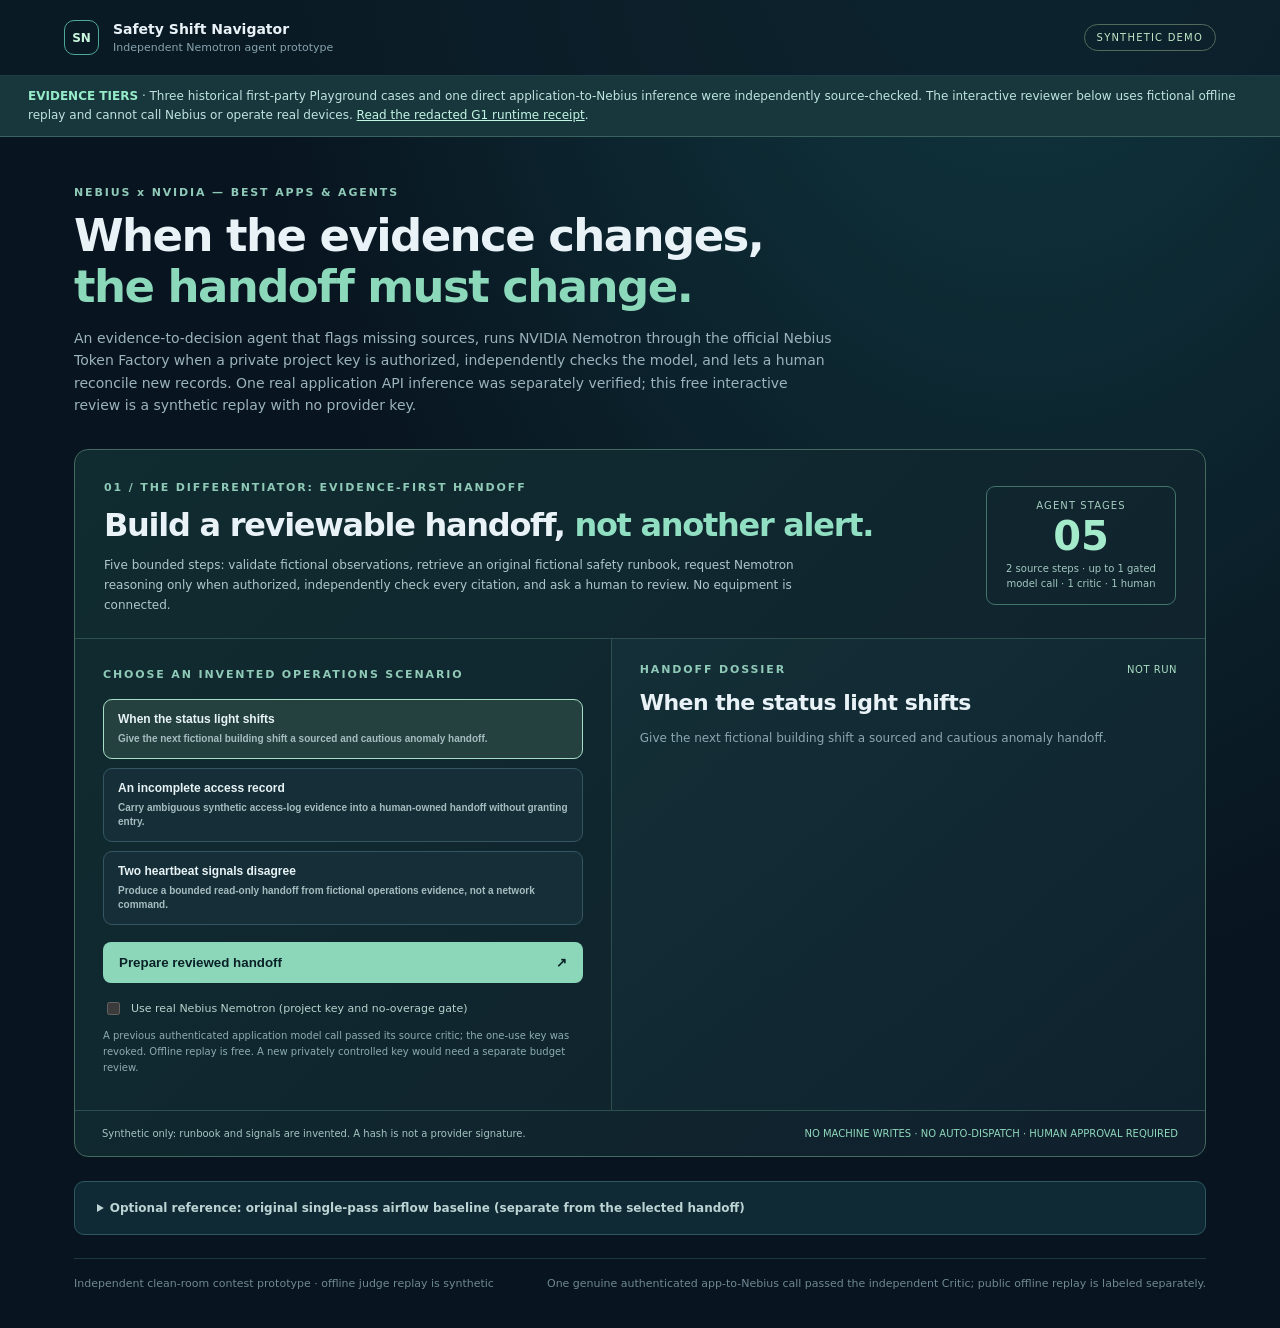
<file: docs/index.html>
<!doctype html>
<html lang="en">
<head>
  <meta charset="utf-8">
  <meta name="viewport" content="width=device-width,initial-scale=1">
  <title>Safety Shift Navigator | Synthetic Review Console</title>
  <link rel="stylesheet" href="./style.css">
  <script defer src="./static-adapter.js"></script>
  <script defer src="./app.js"></script>
</head>
<body>
  <header><div class="brand-mark">SN</div><div class="brand"><strong>Safety Shift Navigator</strong><small>Independent Nemotron agent prototype</small></div><span class="lab">SYNTHETIC DEMO</span></header>
  <aside role="note" class="judge-truth-bar"><strong>EVIDENCE TIERS</strong> · Three historical first-party Playground cases and one direct application-to-Nebius inference were independently source-checked. The interactive reviewer below uses fictional offline replay and cannot call Nebius or operate real devices. <a href="./evidence/NEBIUS_G1_REAL_APP_RECEIPT_REDACTED.json">Read the redacted G1 runtime receipt</a>.</aside>
  <main>
    <div class="lead"><p class="eyebrow">NEBIUS x NVIDIA — BEST APPS &amp; AGENTS</p><h1>When the evidence changes, <em>the handoff must change.</em></h1><p>An evidence-to-decision agent that flags missing sources, runs NVIDIA Nemotron through the official Nebius Token Factory when a private project key is authorized, independently checks the model, and lets a human reconcile new records. One real application API inference was separately verified; this free interactive review is a synthetic replay with no provider key.</p></div>
    <section class="handoff-workbench" id="handoff-workbench" aria-label="Multi-stage shift handoff agent">
      <div class="handoff-intro">
        <div><span class="eyebrow">01 / THE DIFFERENTIATOR: EVIDENCE-FIRST HANDOFF</span>
          <h2>Build a reviewable handoff, <em>not another alert.</em></h2>
          <p>Five bounded steps: validate fictional observations, retrieve an original fictional safety runbook, request Nemotron reasoning only when authorized, independently check every citation, and ask a human to review. No equipment is connected.</p>
        </div>
        <div class="handoff-counter"><small>AGENT STAGES</small><strong>05</strong><span>2 source steps · up to 1 gated model call · 1 critic · 1 human</span></div>
      </div>
      <div class="handoff-layout">
        <div class="handoff-controls">
          <span class="eyebrow">CHOOSE AN INVENTED OPERATIONS SCENARIO</span>
          <div id="handoff-scenarios" class="handoff-scenarios"><p class="muted">Loading independent runbooks…</p></div>
          <button id="handoff-run" type="button" disabled>Prepare reviewed handoff <span>↗</span></button>
          <label class="handoff-live"><input type="checkbox" id="handoff-live" disabled> Use real Nebius Nemotron (project key and no-overage gate)</label>
          <p id="handoff-gate" class="handoff-gate">One actual application-origin Nebius model call was verified; its one-use key was revoked. This interactive review uses synthetic replay only, without new model charges.</p>
        </div>
        <div class="handoff-output">
          <div class="handoff-result-head"><span class="eyebrow">HANDOFF DOSSIER</span><span id="handoff-source" class="handoff-origin">NOT RUN</span></div>
          <h3 id="handoff-title">A decision a human can inspect.</h3>
          <div id="handoff-review" class="handoff-review"><p class="muted">Choose a fictional scenario to trace its evidence and uncertainty.</p></div>
          <div id="handoff-trace" class="handoff-trace" aria-label="Agent tool stages"></div>
          <section id="evidence-lab" class="evidence-lab" aria-label="Reconcile new evidence" hidden>
            <p class="eyebrow">02 / JUDGE CHALLENGE · EVIDENCE DELTA</p>
            <h4>What happens when new evidence arrives?</h4>
            <p class="evidence-instructions">Choose a fictional archived record. The agent must distinguish relevant, conflicting, and unrelated evidence, then preserve a human decision gate. This offline reconciliation does not call Nebius.</p>
            <div id="evidence-options" class="evidence-options" role="group" aria-label="Synthetic archive records"></div>
            <button id="evidence-apply" type="button" disabled>Reconcile the selected record →</button>
            <div id="evidence-delta" class="evidence-delta" aria-live="polite"></div>
            <section id="human-review-gate" class="human-review-gate" hidden>
              <p class="eyebrow">03 / HUMAN-OWNED DECISION · LOCAL RECEIPT</p>
              <h4>The reviewer—not the agent—must choose the next verification action.</h4>
              <label for="human-review-choice">Human-only follow-up (no equipment control)</label>
              <select id="human-review-choice" aria-label="Select human follow-up action" disabled>
                <option value="">Select a source-verification action</option>
              </select>
              <button type="button" id="human-review-record" disabled>Record local human decision →</button>
              <div id="human-review-receipt" aria-live="polite"></div>
              <p class="human-local-disclaimer">This is a fictional unauthenticated local reviewer choice, not a certified signature, staff identity, incident approval, or production audit event.</p>
            </section>
          </section>
        </div>
      </div>
      <div class="handoff-footer"><span id="handoff-status">Synthetic only: runbook and signals are invented. A hash is not a provider signature.</span><span>NO MACHINE WRITES · NO AUTO-DISPATCH · HUMAN APPROVAL REQUIRED</span></div>
    </section>
    <details class="reference-baseline">
      <summary>Optional reference: original single-pass airflow baseline (separate from the selected handoff)</summary>
      <div class="columns">
      <section class="card">
        <div class="section-heading"><div><span class="eyebrow">03 / ORIGINAL ONE-PASS BASELINE · INPUTS</span><h2>Synthetic observations</h2></div><span class="pill green">Validated fixture</span></div>
        <p class="muted">These are invented observations for contest evaluation, not live sensor telemetry.</p>
        <div id="signals" class="signals"><p class="muted">Loading synthetic observations…</p></div>
        <div class="actions"><button id="run" type="button">Analyze synthetic case <span>→</span></button><label class="checkbox"><input id="real" type="checkbox"> Use live Nebius provider (requires secure project key and no-overage gate)</label></div>
      </section>
      <section class="card result">
        <div class="section-heading"><div><span class="eyebrow">03 / ORIGINAL ONE-PASS BASELINE · REVIEW</span><h2>Agent recommendation</h2></div><span id="mode" class="pill">Not evaluated</span></div>
        <div class="metric"><span>Severity</span><strong id="severity">—</strong></div>
        <div class="metric"><span>Next human action</span><strong id="action">—</strong></div>
        <p id="reason" class="reason">Select the synthetic case to generate a bounded explanation.</p>
        <div class="evidence"><span class="eyebrow">SUPPORTING SIGNAL IDS</span><strong id="ids">—</strong></div>
        <div class="guard"> <b>Human approval always required.</b> <span>Never executes machinery actions, dispatches a technician, or authorizes deployment.</span></div>
        <p id="status" role="status" aria-live="polite" class="status"></p>
      </section>
      </div>
    </details>
    <footer><span>Independent clean-room contest prototype · offline judge replay is synthetic</span><span>One genuine authenticated app-to-Nebius call passed the independent Critic; public offline replay is labeled separately.</span></footer>
  </main>
</body>
</html>
</file>
<file: docs/style.css>
:root{color-scheme:dark;font-family:Inter,system-ui,-apple-system,Segoe UI,sans-serif;color:#e9f2f7;background:#08141f}*{box-sizing:border-box}body{margin:0;background:radial-gradient(ellipse at 80% -20%,#123d45 0,transparent 56%),#08141f}header{height:76px;border-bottom:1px solid #203b45;display:flex;gap:14px;align-items:center;padding:0 max(5vw,24px);background:#0c1d28b8}.brand-mark{height:35px;width:35px;border:1px solid #4ea797;border-radius:10px;display:grid;place-items:center;font-size:12px;font-weight:800;color:#c9f7de}.brand{display:flex;flex-direction:column;gap:4px}.brand strong{font-size:14px}.brand small{font-size:11px;color:#86a3ad}.lab{margin-left:auto;border:1px solid #536b5d;border-radius:20px;padding:7px 12px;font-size:10px;letter-spacing:.12em;color:#c3e8c7}main{max-width:1180px;padding:38px 24px;margin:0 auto}.eyebrow{font-size:11px;letter-spacing:.17em;font-weight:700;color:#8fc9b7}.lead{max-width:760px;margin-bottom:32px}.lead h1{font-size:clamp(29px,4vw,45px);line-height:1.13;letter-spacing:-.035em;margin:12px 0}.lead em{font-style:normal;color:#8bd9ba}.lead p:not(.eyebrow){line-height:1.6;color:#9bb3bd;font-size:14px}.columns{display:grid;grid-template-columns:1fr 1fr;gap:18px}.card{background:#102431;border:1px solid #294352;border-radius:14px;padding:24px;min-height:418px}.section-heading{display:flex;justify-content:space-between;align-items:center;gap:10px}.section-heading h2{font-size:21px;margin:9px 0 4px}.pill{font-size:10px;border-radius:24px;background:#223b49;padding:8px 12px;color:#b6c9d0;white-space:nowrap}.pill.green{background:#214236;color:#b5efcc}.muted{font-size:12px;line-height:1.5;color:#8ca7b1}.signals{display:grid;gap:10px;margin:20px 0}.signal{background:#152f3d;border:1px solid #2b4b57;padding:13px 16px;border-radius:9px}.signal b{color:#9cddc4;font-size:11px}.signal p{font-size:13px;color:#d0e1e6;margin:5px 0 0}.actions{margin-top:20px}button{background:#8cd7ba;color:#0a2227;border:0;padding:13px 16px;border-radius:8px;font-weight:750;cursor:pointer;width:100%;text-align:left;display:flex;justify-content:space-between}button:disabled{opacity:.55;cursor:wait}.checkbox{display:flex;gap:8px;align-items:start;margin-top:14px;color:#a3b9c0;font-size:11px;line-height:1.4}.checkbox input{margin-top:2px}.result{background:linear-gradient(140deg,#132c37,#102431 66%)}.metric{display:flex;flex-direction:column;padding:18px 0;border-bottom:1px solid #2b4653;gap:8px}.metric span{color:#9db5c0;font-size:12px}.metric strong{font-size:23px;color:#d2efdb;text-transform:uppercase}.reason{min-height:50px;color:#c8dadf;font-size:13px;line-height:1.5}.evidence{padding:14px;border:1px solid #36534e;border-radius:10px}.evidence strong{display:block;margin-top:6px;font-size:14px}.guard{margin-top:18px;border-left:3px solid #84caad;background:#193832;padding:12px;font-size:12px;line-height:1.5}.guard span{color:#b7d6cb}.status{font-size:11px;color:#c1dacb;margin-top:15px}footer{display:flex;justify-content:space-between;gap:15px;color:#6f8994;border-top:1px solid #1b3844;margin-top:23px;padding-top:18px;font-size:11px}@media(max-width:770px){.columns{grid-template-columns:1fr}.card{min-height:auto}header{padding:0 18px}.lab{display:none}main{padding:20px 16px}.lead{margin-bottom:20px}}

/* Original multi-stage handoff workbench; self-hosted and no external assets. */
.handoff-workbench{margin:12px 0 24px;border:1px solid #44695e;border-radius:14px;overflow:hidden;background:linear-gradient(135deg,#102c30,#10202d)}
.handoff-intro{padding:26px 29px 22px;border-bottom:1px solid #2e514f;display:flex;justify-content:space-between;gap:26px;align-items:center}
.handoff-intro h2{font-weight:650;font-size:clamp(23px,3vw,32px);letter-spacing:-.04em;margin:11px 0}
.handoff-intro em{color:#91dfc2;font-style:normal}
.handoff-intro p{font-size:12px;line-height:1.7;color:#afc7cb;max-width:740px;margin:0}
.handoff-counter{flex:0 0 190px;min-width:0;display:flex;flex-direction:column;align-items:center;text-align:center;border:1px solid #427469;border-radius:9px;padding:13px}
.handoff-counter small{font-size:10px;color:#a6cebf;letter-spacing:.11em}
.handoff-counter strong{font-size:40px;color:#a3ebca;line-height:1.25}
.handoff-counter span{font-size:10px;color:#a2c8bf;line-height:1.5}
.handoff-layout{display:grid;grid-template-columns:minmax(0,.95fr) minmax(0,1.05fr)}
.handoff-controls,.handoff-output{padding:24px 28px;min-width:0}
.handoff-controls{border-right:1px solid #2e514f}
.handoff-scenarios{margin:17px 0;display:grid;gap:9px}
.handoff-choice{background:#162e38;color:#e7f3f5;border:1px solid #345663;border-radius:9px;padding:12px 14px;display:flex;flex-direction:column;align-items:flex-start;gap:6px;white-space:normal}
.handoff-choice:hover,.handoff-choice[aria-pressed=true]{border-color:#a6dfc5;background:#24403f}
.handoff-choice strong{font-size:12px}
.handoff-choice small{font-size:10px;color:#a6bcc0;line-height:1.4}
#handoff-run{margin-top:17px}
.handoff-live{font-size:11px;display:flex;align-items:center;gap:8px;margin-top:16px;color:#b5d3cb}
.handoff-live input{accent-color:#a3ebca;flex-shrink:0}
.handoff-gate{font-size:10px;line-height:1.6;color:#8cacae}
.handoff-output{background:linear-gradient(140deg,#142f37,#0e222d)}
.handoff-result-head{display:flex;align-items:center;justify-content:space-between;gap:12px}
.handoff-origin{color:#a8dec1;font-size:10px;letter-spacing:.05em}
.handoff-output h3{font-weight:700;letter-spacing:-.025em;font-size:22px;margin:14px 0}
.handoff-review{min-height:160px;margin-bottom:14px}
.handoff-summary{display:flex;gap:12px;align-items:center;flex-wrap:wrap;font-size:12px}
.handoff-severity{display:inline-block;border:1px solid #a2b9ab;color:#a7e1c7;border-radius:20px;padding:5px 10px;font-size:10px}
.handoff-why{color:#cee3e3;font-size:12px;line-height:1.65}
.handoff-audit{border:1px solid #395a59;border-radius:8px;padding:13px;display:grid;gap:8px}
.handoff-audit small{font-size:10px;line-height:1.55;color:#adc8ca;overflow-wrap:anywhere}
.handoff-trace{display:grid;grid-template-columns:repeat(5,minmax(0,1fr));gap:5px}
.handoff-step{background:#1b3b40;border:1px solid #34545b;border-radius:7px;color:#b7d7d4;padding:10px 8px;font-size:9px;line-height:1.5;overflow-wrap:anywhere}
.handoff-footer{border-top:1px solid #2d4f50;display:flex;justify-content:space-between;flex-wrap:wrap;gap:10px;color:#a4c4c1;padding:15px 27px;font-size:10px;line-height:1.5}
.handoff-footer span:last-child{color:#8fd8bc}
@media(max-width:920px){
 .handoff-layout{grid-template-columns:minmax(0,1fr)}
 .handoff-controls{border-right:0;border-bottom:1px solid #2e514f}
 .handoff-trace{grid-template-columns:repeat(3,minmax(0,1fr))}
}
@media(max-width:580px){
 main{padding-left:14px;padding-right:14px}
 .handoff-intro{padding:20px 18px;flex-direction:column;align-items:stretch}
 .handoff-counter{flex:auto;width:100%}
 .handoff-controls,.handoff-output{padding:20px 17px}
 .handoff-intro h2{font-size:26px}
 .handoff-trace{grid-template-columns:repeat(2,minmax(0,1fr))}
 .handoff-workbench,.columns,.columns .card{min-width:0}
 .handoff-result-head{flex-wrap:wrap}
 .handoff-footer{padding:14px 17px}
}

/* Evidence-delta: a real second interaction that cannot silently close an incident. */
.evidence-lab{margin-top:20px;padding:18px 17px;border:1px solid #527b72;border-radius:12px;background:#0c2730}
.evidence-lab[hidden]{display:none}
.evidence-lab h4{font-size:18px;letter-spacing:-.02em;margin:9px 0 7px;color:#f0f8f6}
.evidence-instructions{font-size:12px;color:#c8dbde;line-height:1.55;margin-bottom:14px}
.evidence-options{display:grid;gap:8px}
.evidence-choice{display:flex;flex-direction:column;gap:5px;align-items:flex-start;min-width:0;
padding:11px 13px;background:#132d38;border:1px solid #486975;border-radius:9px;
white-space:normal;text-align:left;color:#f0f7f7}
.evidence-choice strong{font-size:12px}
.evidence-choice small{font-size:11px;color:#b1d2d3;line-height:1.5}
.evidence-choice:hover,.evidence-choice[aria-pressed=true]{background:#245047;border-color:#b0eed0}
#evidence-apply{margin:12px 0 2px;width:100%;font-size:12px}
#evidence-apply:disabled{opacity:.45}
.evidence-delta{margin-top:12px;display:grid;gap:8px}
.evidence-delta-title{font-size:12px;letter-spacing:.05em;color:#b6f1d1}
.evidence-comparison{display:grid;gap:8px;grid-template-columns:1fr 1fr}
.evidence-proof-line{color:#d1e3df;font-size:11px;line-height:1.55;
background:#17363d;padding:10px;border-radius:8px;overflow-wrap:anywhere;margin:0}
.evidence-proof-line strong{color:#91ddc4}
.evidence-delta[data-state="SOURCE_CONFLICT_HUMAN_ESCALATION"] .evidence-delta-title{color:#ffd29b}
.evidence-delta[data-state="SOURCE_CONFLICT_HUMAN_ESCALATION"] .evidence-comparison .evidence-proof-line:last-child{border:1px solid #ba8451}
@media(max-width:580px){
 .evidence-lab{padding:15px 12px;margin-top:18px}
 .evidence-comparison{grid-template-columns:1fr}
 .evidence-lab h4{font-size:16px}
}

.reference-baseline{margin:18px 0 8px;border:1px solid #2e5860;border-radius:10px;
background:#0f2935;overflow:hidden}
.reference-baseline summary{padding:17px 22px;color:#bbd4d3;font-size:12px;
cursor:pointer;line-height:1.5;font-weight:600}
.reference-baseline summary:hover{color:#a1f0d4}
.reference-baseline .columns{margin:0 14px 15px}
@media(max-width:580px){
 .reference-baseline summary{padding:14px;font-size:11px}
 .reference-baseline .columns{margin:0 8px 12px}
}

.human-review-gate{margin-top:16px;padding:16px;background:#163a38;border:1px solid #5c9585;border-radius:10px}
.human-review-gate[hidden]{display:none}
.human-review-gate h4{font-size:15px;line-height:1.45;color:#e9fff3;margin:8px 0 12px}
.human-review-gate label{display:block;color:#bad7cf;font-size:12px;margin:7px 0}
.human-review-gate select{box-sizing:border-box;width:100%;max-width:100%;
 border:1px solid #8cc5ab;background:#08272b;color:#f0fbf5;
 padding:12px;border-radius:8px;font-size:12px}
.human-review-gate #human-review-record{width:100%;margin-top:10px;font-size:12px}
.human-review-gate #human-review-record:disabled{opacity:.48}
#human-review-receipt{display:grid;gap:7px;margin-top:12px}
.human-local-disclaimer{font-size:10px;line-height:1.5;color:#a7bfba;margin:10px 0 0}

/* Judge can inspect the exact text behind each citation, without leaving the case. */
.source-ledger{margin-top:14px;border:1px solid #527d78;border-radius:9px;
 background:#102c33;overflow:hidden}
.source-ledger-summary{padding:12px 14px;color:#bcebd4;font-size:12px;
 font-weight:650;line-height:1.5;cursor:pointer}
.source-ledger-summary:hover{background:#204443}
.source-ledger-rows{display:grid;gap:7px;padding:12px 14px;
 border-top:1px solid #385d5b}
.source-ledger-row{font-size:12px;line-height:1.6;margin:0;color:#cfe3e1}
.source-ledger-hash{font-size:11px;color:#9ec6be;overflow-wrap:anywhere;margin:0}
.judge-truth-bar{padding:11px 28px;color:#bfe4e0;background:#17373c;
 font-size:12px;line-height:1.6;border-bottom:1px solid #3a6260}
.judge-truth-bar strong{color:#96ebc9}
.judge-truth-bar a{color:#c3f5e4;text-decoration:underline}
@media(max-width:580px){
 .source-ledger-summary,.source-ledger-row{font-size:12px;line-height:1.6}
 .source-ledger-rows{padding:11px}
 .judge-truth-bar{font-size:12px;padding:12px 15px}
 .handoff-intro p,.handoff-choice small,.handoff-audit small,
 .handoff-step,.evidence-choice small,.evidence-proof-line,
 .human-local-disclaimer{font-size:12px;line-height:1.6}
 .handoff-step{padding:11px 9px}
 .handoff-choice strong,.evidence-choice strong{font-size:13px}
}
</file>
